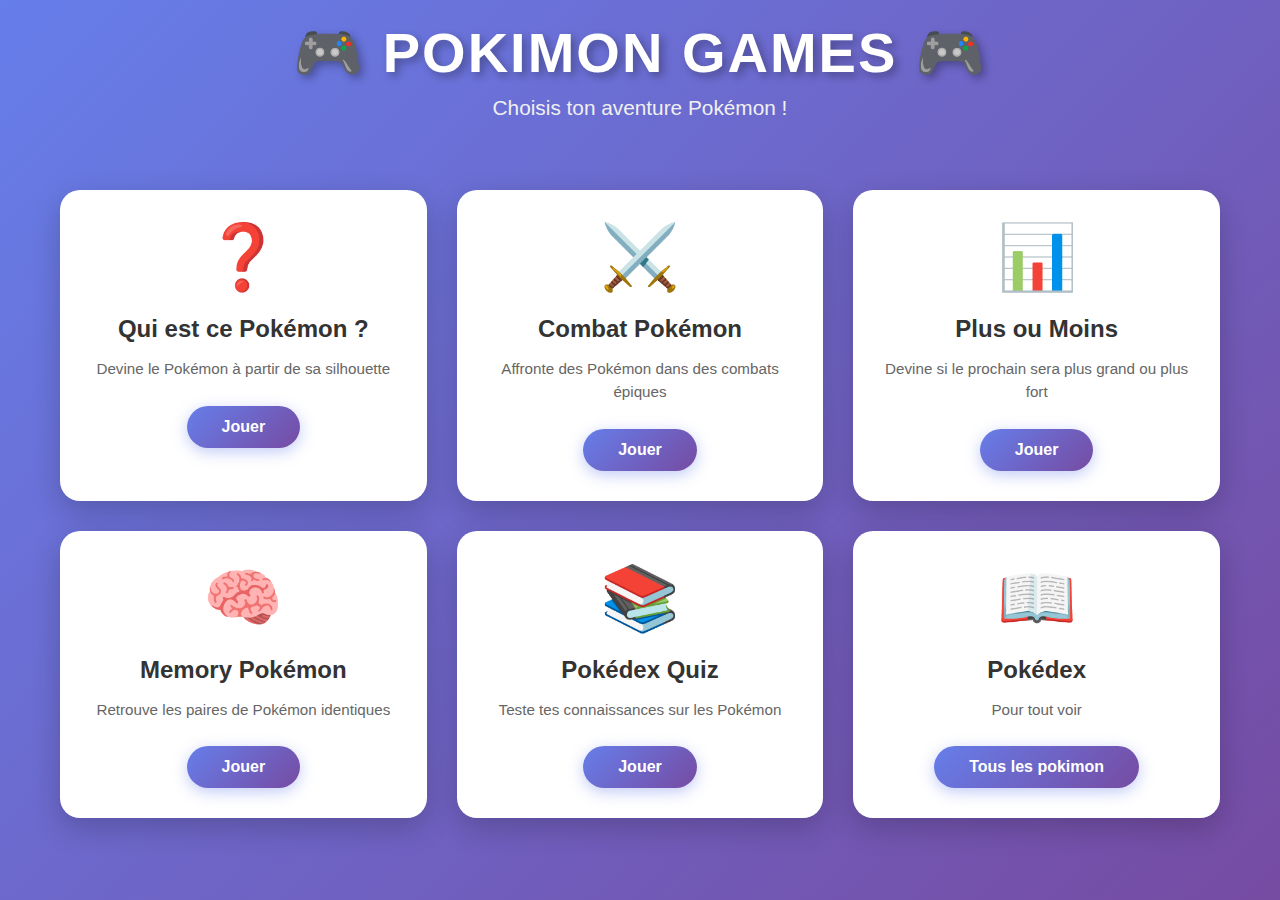
<file: index.html>
<!DOCTYPE html>
<html lang="fr">

<head>
    <meta charset="UTF-8">
    <meta name="viewport" content="width=device-width, initial-scale=1.0">
    <title>Pokimon - Collection de Jeux</title>
    <link rel="stylesheet" href="style.css">
</head>

<body>
    <div class="container">
        <header class="header">
            <h1 class="title">🎮 POKIMON GAMES 🎮</h1>
            <p class="subtitle">Choisis ton aventure Pokémon !</p>
        </header>

        <div class="games-grid" id="menu">
            <div class="game-card" data-game="guess">
                <div class="card-icon">❓</div>
                <h2>Qui est ce Pokémon ?</h2>
                <p>Devine le Pokémon à partir de sa silhouette</p>
                <button class="play-btn">Jouer</button>
            </div>

            <div class="game-card" data-game="battle">
                <div class="card-icon">⚔️</div>
                <h2>Combat Pokémon</h2>
                <p>Affronte des Pokémon dans des combats épiques</p>
                <button class="play-btn">Jouer</button>
            </div>

            <div class="game-card" data-game="higher-lower">
                <div class="card-icon">📊</div>
                <h2>Plus ou Moins</h2>
                <p>Devine si le prochain sera plus grand ou plus fort</p>
                <button class="play-btn">Jouer</button>
            </div>

            <div class="game-card" data-game="memory">
                <div class="card-icon">🧠</div>
                <h2>Memory Pokémon</h2>
                <p>Retrouve les paires de Pokémon identiques</p>
                <button class="play-btn">Jouer</button>
            </div>

            <div class="game-card" data-game="quiz">
                <div class="card-icon">📚</div>
                <h2>Pokédex Quiz</h2>
                <p>Teste tes connaissances sur les Pokémon</p>
                <button class="play-btn">Jouer</button>
            </div>

            <div class="game-card" data-game="pokedex">
                <div class="card-icon">📖</div>
                <h2>Pokédex</h2>
                <p>Pour tout voir</p>
                <button class="play-btn" id="allPokemonBtn">Tous les pokimon</button>
            </div>
        </div>

        <div id="game-container" class="game-container hidden">
            <button class="back-btn" id="backBtn">← Retour au menu</button>
            <div id="game-content"></div>
        </div>
    </div>
    
    <div class="containerPokemons" id="allPokemonContainer"></div>

    <script type="module" src="game.js"></script>
</body>

</html>
</file>
<file: style.css>
* {
    margin: 0;
    padding: 0;
    box-sizing: border-box;
}

body {
    font-family: 'Segoe UI', Tahoma, Geneva, Verdana, sans-serif;
    background: linear-gradient(135deg, #667eea 0%, #764ba2 100%);
    min-height: 100vh;
    padding: 20px;
}

.container {
    max-width: 1200px;
    margin: 0 auto;
}

/* Header */
.header {
    text-align: center;
    margin-bottom: 50px;
    animation: fadeInDown 0.8s ease-out;
}

.title {
    font-size: 3.5rem;
    color: #fff;
    text-shadow: 4px 4px 8px rgba(0, 0, 0, 0.3);
    margin-bottom: 10px;
    letter-spacing: 2px;
}

.subtitle {
    font-size: 1.3rem;
    color: #f0f0f0;
    font-weight: 300;
}

/* Games Grid */
.games-grid {
    display: grid;
    grid-template-columns: repeat(auto-fit, minmax(280px, 1fr));
    gap: 30px;
    padding: 20px;
}

/* Game Card */
.game-card {
    background: white;
    border-radius: 20px;
    padding: 30px;
    text-align: center;
    box-shadow: 0 10px 30px rgba(0, 0, 0, 0.2);
    transition: transform 0.3s ease, box-shadow 0.3s ease;
    cursor: pointer;
    animation: fadeInUp 0.6s ease-out backwards;
}

.game-card:nth-child(1) { animation-delay: 0.1s; }
.game-card:nth-child(2) { animation-delay: 0.2s; }
.game-card:nth-child(3) { animation-delay: 0.3s; }
.game-card:nth-child(4) { animation-delay: 0.4s; }
.game-card:nth-child(5) { animation-delay: 0.5s; }
.game-card:nth-child(6) { animation-delay: 0.6s; }

.game-card:hover {
    transform: translateY(-10px) scale(1.02);
    box-shadow: 0 15px 40px rgba(0, 0, 0, 0.3);
}

.card-icon {
    font-size: 4rem;
    margin-bottom: 20px;
    animation: bounce 2s infinite;
}

.game-card h2 {
    font-size: 1.5rem;
    color: #333;
    margin-bottom: 15px;
}

.game-card p {
    color: #666;
    font-size: 0.95rem;
    margin-bottom: 25px;
    line-height: 1.5;
}

/* Play Button */
.play-btn {
    background: linear-gradient(135deg, #667eea 0%, #764ba2 100%);
    color: white;
    border: none;
    padding: 12px 35px;
    border-radius: 25px;
    font-size: 1rem;
    font-weight: bold;
    cursor: pointer;
    transition: all 0.3s ease;
    box-shadow: 0 4px 15px rgba(102, 126, 234, 0.4);
}

.play-btn:hover {
    transform: scale(1.05);
    box-shadow: 0 6px 20px rgba(102, 126, 234, 0.6);
}

.play-btn:active {
    transform: scale(0.98);
}

/* Game Container */
.game-container {
    background: white;
    border-radius: 20px;
    padding: 40px;
    box-shadow: 0 10px 30px rgba(0, 0, 0, 0.2);
    animation: fadeIn 0.5s ease-out;
}

.game-container.hidden {
    display: none;
}

/* Back Button */
.back-btn {
    background: #e74c3c;
    color: white;
    border: none;
    padding: 10px 25px;
    border-radius: 20px;
    font-size: 1rem;
    cursor: pointer;
    margin-bottom: 30px;
    transition: all 0.3s ease;
}

.back-btn:hover {
    background: #c0392b;
    transform: translateX(-5px);
}

/* Animations */
@keyframes fadeInDown {
    from {
        opacity: 0;
        transform: translateY(-30px);
    }
    to {
        opacity: 1;
        transform: translateY(0);
    }
}

@keyframes fadeInUp {
    from {
        opacity: 0;
        transform: translateY(30px);
    }
    to {
        opacity: 1;
        transform: translateY(0);
    }
}

@keyframes fadeIn {
    from {
        opacity: 0;
    }
    to {
        opacity: 1;
    }
}

@keyframes bounce {
    0%, 100% {
        transform: translateY(0);
    }
    50% {
        transform: translateY(-10px);
    }
}

/* Responsive */
@media (max-width: 768px) {
    .title {
        font-size: 2.5rem;
    }
    
    .games-grid {
        grid-template-columns: 1fr;
        gap: 20px;
    }
    
    .game-card {
        padding: 25px;
    }
}

.pokemon-card {
    background: #f8f8f8;
    border-radius: 15px;
    padding: 20px;
    text-align: center;
    box-shadow: 0 5px 15px rgba(0, 0, 0, 0.1);
    transition: transform 0.3s ease, box-shadow 0.3s ease;
    cursor: pointer;
}

.pokemon-card:hover {
    transform: translateY(-5px) scale(1.02);
    box-shadow: 0 10px 30px rgba(0, 0, 0, 0.2);
}

.containerPokemons {
    display: grid;
    grid-template-columns: repeat(auto-fit, minmax(200px, 1fr));
    gap: 20px;
    margin-top: 30px;
}


.pokemon-image {
    width: 100px;
    height: 100px;
    object-fit: contain;
    margin-bottom: 15px;
}

.pokemon-type {
    margin: 2px;
    width: 40px;
    height: 40px;
}

.pokemon-stats {
    margin-top: 10px;
    font-size: 0.9rem;
    list-style: none;
    padding: 0;
    text-align: left;
}

.pokemon-stats li {
    display: flex;
    align-items: center;
    margin-bottom: 8px;
    gap: 10px;
}

.stat-label {
    min-width: 120px;
    font-weight: bold;
    text-align: right;
}

.stat-value {
    min-width: 35px;
    text-align: right;
    font-weight: bold;
}

.stat-progress {
    flex: 1;
    height: 20px;
    border-radius: 10px;
    appearance: none;
    -webkit-appearance: none;
    background: transparent;
}

.stat-progress::-webkit-progress-bar {
    background-color: #e0e0e0;
    border-radius: 10px;
}

.stat-progress::-webkit-progress-value {
    background: var(--stat-color);
    border-radius: 10px;
    transition: width 0.3s ease;
}

.stat-progress::-moz-progress-bar {
    background: var(--stat-color);
    border-radius: 10px;
}

.searchContainer {
    display: flex;
    justify-content: center;
    margin-bottom: 30px;
}

.searchInput {
    width: 300px;
    padding: 10px 15px;
    border-radius: 25px;
    border: none;
    font-size: 1rem;
    box-shadow: 0 5px 15px rgba(0, 0, 0, 0.1);
    transition: all 0.3s ease;
}

.loading {
    text-align: center;
    font-size: 1.2rem;
    color: #333;
}

/* ========================================
   PAGE DE DÉTAILS POKÉMON - STYLE WIKI
   ======================================== */

.pokemonDetailsContainer {
    background: white;
    border-radius: 20px;
    padding: 40px;
    max-width: 1000px;
    margin: 0 auto;
    box-shadow: 0 10px 40px rgba(0, 0, 0, 0.2);
}

/* Section principale avec image et infos de base */
.details-main {
    display: grid;
    grid-template-columns: 1fr 2fr;
    gap: 30px;
    margin-bottom: 40px;
    padding: 30px;
    background: linear-gradient(135deg, #f5f7fa 0%, #c3cfe2 100%);
    border-radius: 15px;
}

.details-main h2 {
    grid-column: 1 / -1;
    font-size: 2.5rem;
    color: #2c3e50;
    margin-bottom: 5px;
    text-align: center;
}

.details-main .category {
    grid-column: 1 / -1;
    text-align: center;
    font-size: 1.1rem;
    color: #7f8c8d;
    font-style: italic;
    margin-bottom: 20px;
}

.pokemon-image-large {
    width: 250px;
    height: 250px;
    object-fit: contain;
    background: white;
    border-radius: 15px;
    padding: 20px;
    box-shadow: 0 5px 15px rgba(0, 0, 0, 0.1);
    transition: transform 0.3s ease;
}

.pokemon-image-large:hover {
    transform: scale(1.05) rotate(5deg);
}

.pokemon-types {
    display: flex;
    gap: 10px;
    justify-content: center;
    flex-wrap: wrap;
    align-items: center;
}

.pokemon-type {
    width: 60px;
    height: 60px;
    transition: transform 0.3s ease;
}

.pokemon-type:hover {
    transform: scale(1.2);
}

/* Informations générales */
.details-info {
    display: grid;
    grid-template-columns: repeat(auto-fit, minmax(200px, 1fr));
    gap: 15px;
    background: #ecf0f1;
    padding: 25px;
    border-radius: 15px;
    margin-bottom: 30px;
}

.details-info p {
    font-size: 1rem;
    color: #2c3e50;
    padding: 10px;
    background: white;
    border-radius: 10px;
    box-shadow: 0 2px 5px rgba(0, 0, 0, 0.05);
}

.details-info strong {
    color: #667eea;
    display: block;
    margin-bottom: 5px;
}

/* Section Statistiques */
.pokemonDetailsContainer h3 {
    font-size: 1.8rem;
    color: #2c3e50;
    margin: 30px 0 20px 0;
    padding-bottom: 10px;
    border-bottom: 3px solid #667eea;
}

/* Évolutions */
.pokemon-evolutions {
    background: #f8f9fa;
    padding: 25px;
    border-radius: 15px;
    margin-bottom: 30px;
}

.evolution-chain {
    display: flex;
    flex-wrap: wrap;
    gap: 20px;
    justify-content: center;
}

.evolution-section {
    flex: 1;
    min-width: 250px;
}

.evolution-section h4 {
    font-size: 1.2rem;
    color: #667eea;
    margin-bottom: 15px;
    text-align: center;
}

.evolution-item {
    background: white;
    padding: 20px;
    border-radius: 12px;
    text-align: center;
    box-shadow: 0 3px 10px rgba(0, 0, 0, 0.1);
    transition: all 0.3s ease;
    margin-bottom: 15px;
}

.evolution-item:hover {
    transform: translateY(-5px);
    box-shadow: 0 5px 20px rgba(0, 0, 0, 0.15);
}

.evolution-item img {
    width: 120px;
    height: 120px;
    margin-bottom: 10px;
}

.evolution-item p {
    font-size: 1.1rem;
    font-weight: bold;
    color: #2c3e50;
    margin-bottom: 5px;
}

.evolution-item small {
    display: block;
    color: #7f8c8d;
    font-size: 0.9rem;
    font-style: italic;
}

/* Méga-évolutions */
.mega-evolution-container {
    background: linear-gradient(135deg, #f093fb 0%, #f5576c 100%);
    padding: 25px;
    border-radius: 15px;
    margin-bottom: 30px;
}

.mega-evolution-container h3 {
    color: white;
    border-bottom-color: white;
}

.mega-item {
    background: white;
    padding: 20px;
    border-radius: 12px;
    text-align: center;
    display: inline-block;
    margin: 10px;
    box-shadow: 0 5px 15px rgba(0, 0, 0, 0.2);
    transition: all 0.3s ease;
}

.mega-item:hover {
    transform: scale(1.05);
}

.mega-item img {
    width: 150px;
    height: 150px;
    margin-bottom: 10px;
}

.mega-item p {
    font-size: 1rem;
    font-weight: bold;
    color: #f5576c;
}

/* Forme Shiny */
.shiny-container {
    background: linear-gradient(135deg, #ffeaa7 0%, #fdcb6e 100%);
    padding: 25px;
    border-radius: 15px;
    text-align: center;
}

.shiny-container h3 {
    color: #2c3e50;
    border-bottom-color: #fdcb6e;
}

.shiny-container img {
    width: 250px;
    height: 250px;
    background: white;
    border-radius: 15px;
    padding: 20px;
    box-shadow: 0 5px 20px rgba(0, 0, 0, 0.15);
    margin-top: 20px;
    transition: all 0.3s ease;
}

.shiny-container img:hover {
    transform: scale(1.1) rotate(-5deg);
    box-shadow: 0 8px 30px rgba(253, 203, 110, 0.5);
}

/* Barre de recherche */
.search-container {
    text-align: center;
    margin-bottom: 30px;
}

.searchInput {
    width: 400px;
    max-width: 90%;
    padding: 15px 25px;
    border-radius: 30px;
    border: 2px solid #667eea;
    font-size: 1.1rem;
    box-shadow: 0 5px 20px rgba(102, 126, 234, 0.2);
    transition: all 0.3s ease;
}

.searchInput:focus {
    outline: none;
    border-color: #764ba2;
    box-shadow: 0 8px 30px rgba(102, 126, 234, 0.3);
    transform: translateY(-2px);
}

/* Responsive pour les détails */
@media (max-width: 768px) {
    .pokemonDetailsContainer {
        padding: 20px;
    }

    .details-main {
        grid-template-columns: 1fr;
        padding: 20px;
    }

    .details-main h2 {
        font-size: 2rem;
    }

    .pokemon-image-large {
        width: 200px;
        height: 200px;
        margin: 0 auto;
    }

    .details-info {
        grid-template-columns: 1fr;
    }

    .evolution-chain {
        flex-direction: column;
    }

    .searchInput {
        width: 90%;
    }
}

/* Animation d'apparition */
@keyframes slideIn {
    from {
        opacity: 0;
        transform: translateY(20px);
    }
    to {
        opacity: 1;
        transform: translateY(0);
    }
}

.pokemonDetailsContainer > * {
    animation: slideIn 0.5s ease-out;
}

/* ========================================
   NOUVELLES SECTIONS
   ======================================== */

/* Noms internationaux */
.international-names-container {
    background: #f8f9fa;
    padding: 25px;
    border-radius: 15px;
    margin-bottom: 30px;
}

.international-names {
    display: grid;
    grid-template-columns: repeat(auto-fit, minmax(200px, 1fr));
    gap: 15px;
}

.name-item {
    background: white;
    padding: 15px;
    border-radius: 10px;
    display: flex;
    align-items: center;
    gap: 10px;
    box-shadow: 0 2px 8px rgba(0, 0, 0, 0.05);
}

.flag {
    font-size: 1.5rem;
}

.name-lang {
    font-weight: bold;
    color: #667eea;
}

.name-value {
    color: #2c3e50;
    font-size: 1.1rem;
}

/* Informations additionnelles */
.additional-info-container {
    background: #ecf0f1;
    padding: 25px;
    border-radius: 15px;
    margin-bottom: 30px;
}

.additional-info {
    display: grid;
    grid-template-columns: repeat(auto-fit, minmax(250px, 1fr));
    gap: 15px;
}

.info-item {
    background: white;
    padding: 15px;
    border-radius: 10px;
    box-shadow: 0 2px 8px rgba(0, 0, 0, 0.05);
}

.info-item strong {
    display: block;
    color: #667eea;
    margin-bottom: 8px;
    font-size: 0.9rem;
}

.info-item span {
    color: #2c3e50;
    font-size: 1.1rem;
    font-weight: 500;
}

/* Résistances et Faiblesses */
.resistances-container {
    background: #f8f9fa;
    padding: 25px;
    border-radius: 15px;
    margin-bottom: 30px;
}

.resistance-section {
    margin-bottom: 20px;
}

.resistance-section h4 {
    font-size: 1.2rem;
    color: #2c3e50;
    margin-bottom: 15px;
}

.resistance-grid {
    display: grid;
    grid-template-columns: repeat(auto-fill, minmax(120px, 1fr));
    gap: 10px;
}

.resistance-item {
    padding: 12px;
    border-radius: 10px;
    text-align: center;
    font-weight: bold;
    box-shadow: 0 2px 8px rgba(0, 0, 0, 0.1);
    transition: transform 0.2s ease;
}

.resistance-item:hover {
    transform: scale(1.05);
}

.resistance-item.immunity {
    background: linear-gradient(135deg, #95a5a6, #7f8c8d);
    color: white;
}

.resistance-item.resistance {
    background: linear-gradient(135deg, #2ecc71, #27ae60);
    color: white;
}

.resistance-item.weakness {
    background: linear-gradient(135deg, #e74c3c, #c0392b);
    color: white;
}

.resistance-type {
    display: block;
    font-size: 1rem;
    margin-bottom: 5px;
}

.resistance-multiplier {
    display: block;
    font-size: 0.9rem;
    opacity: 0.9;
}

/* Gigamax */
.gmax-container {
    background: linear-gradient(135deg, #a29bfe, #6c5ce7);
    padding: 25px;
    border-radius: 15px;
    text-align: center;
    margin-bottom: 30px;
}

.gmax-container h3 {
    color: white;
    border-bottom-color: white;
}

.gmax-container img {
    width: 300px;
    height: 300px;
    background: white;
    border-radius: 15px;
    padding: 20px;
    box-shadow: 0 5px 20px rgba(0, 0, 0, 0.15);
    margin-top: 20px;
    transition: all 0.3s ease;
}

.gmax-container img:hover {
    transform: scale(1.1);
    box-shadow: 0 8px 30px rgba(108, 92, 231, 0.5);
}

/* Responsive pour nouvelles sections */
@media (max-width: 768px) {
    .international-names {
        grid-template-columns: 1fr;
    }

    .additional-info {
        grid-template-columns: 1fr;
    }

    .resistance-grid {
        grid-template-columns: repeat(auto-fill, minmax(100px, 1fr));
    }

    .gmax-container img {
        width: 200px;
        height: 200px;
    }
}
</file>
